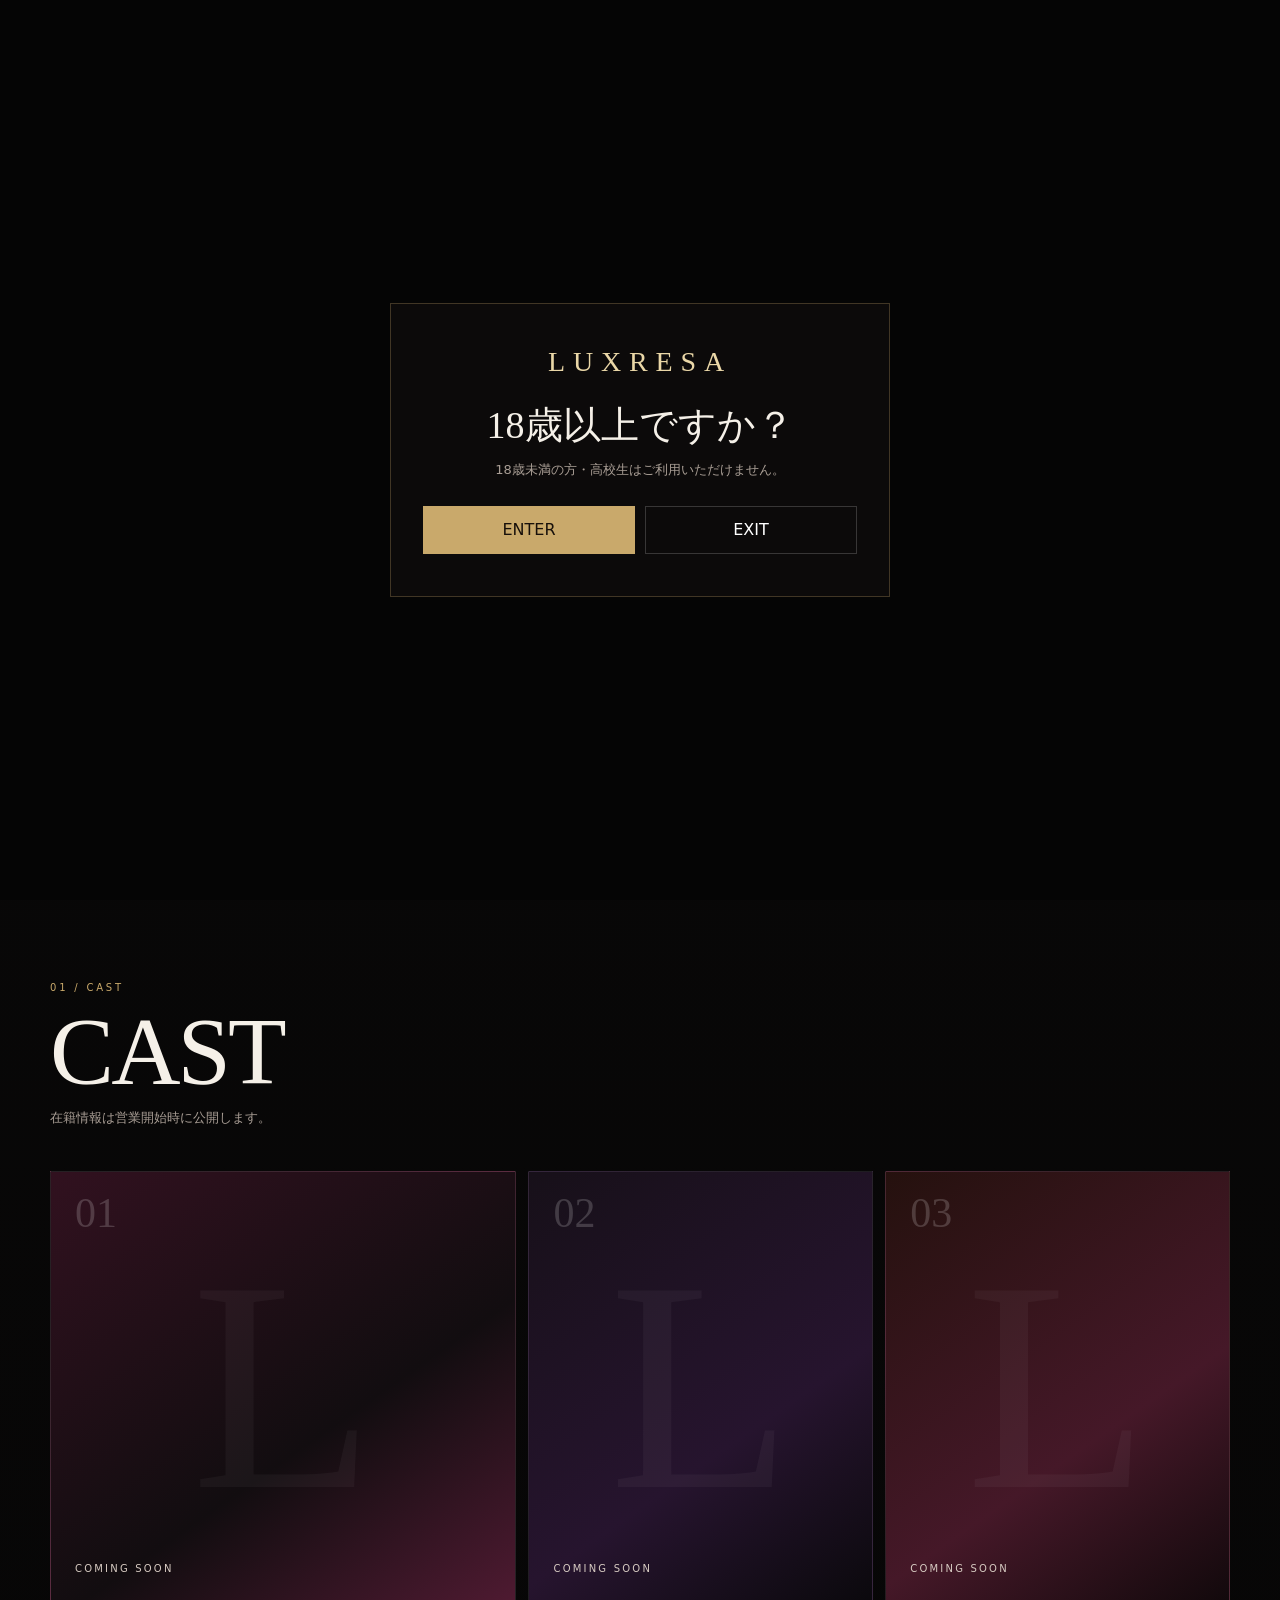
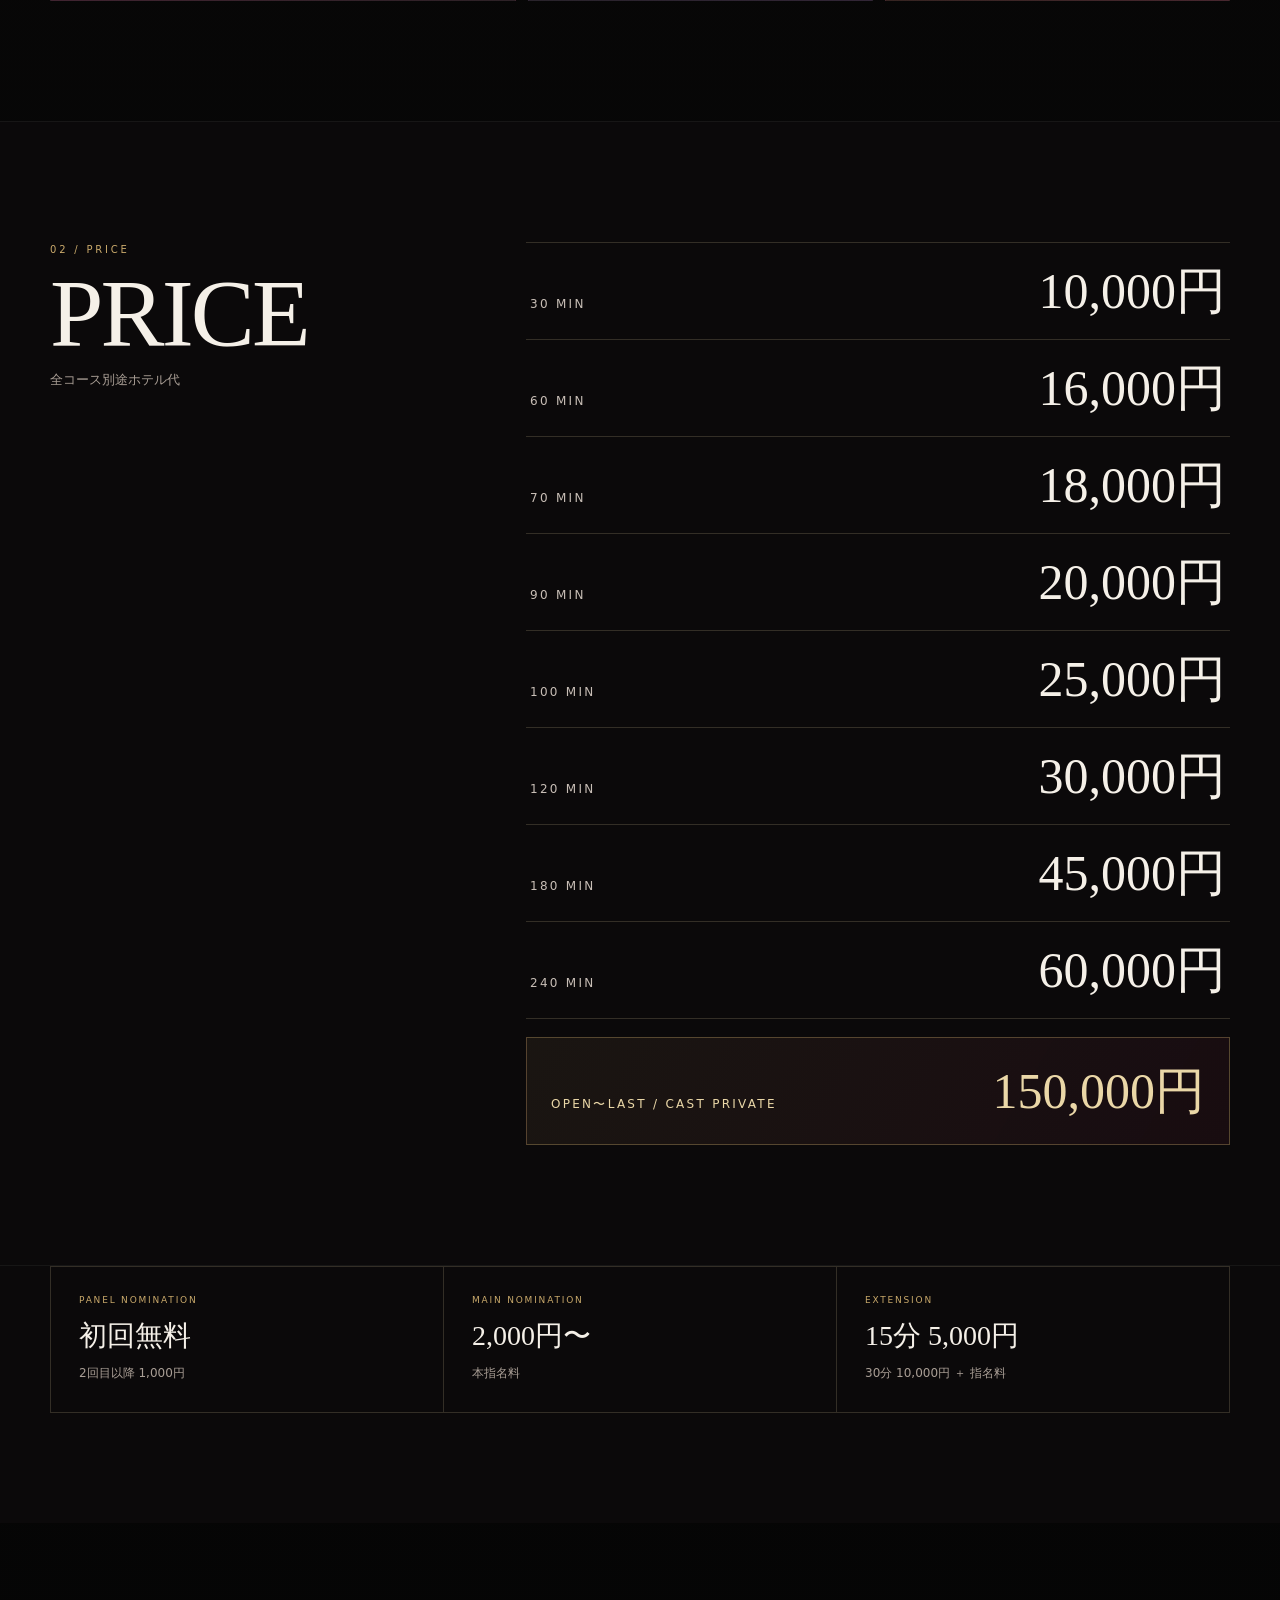
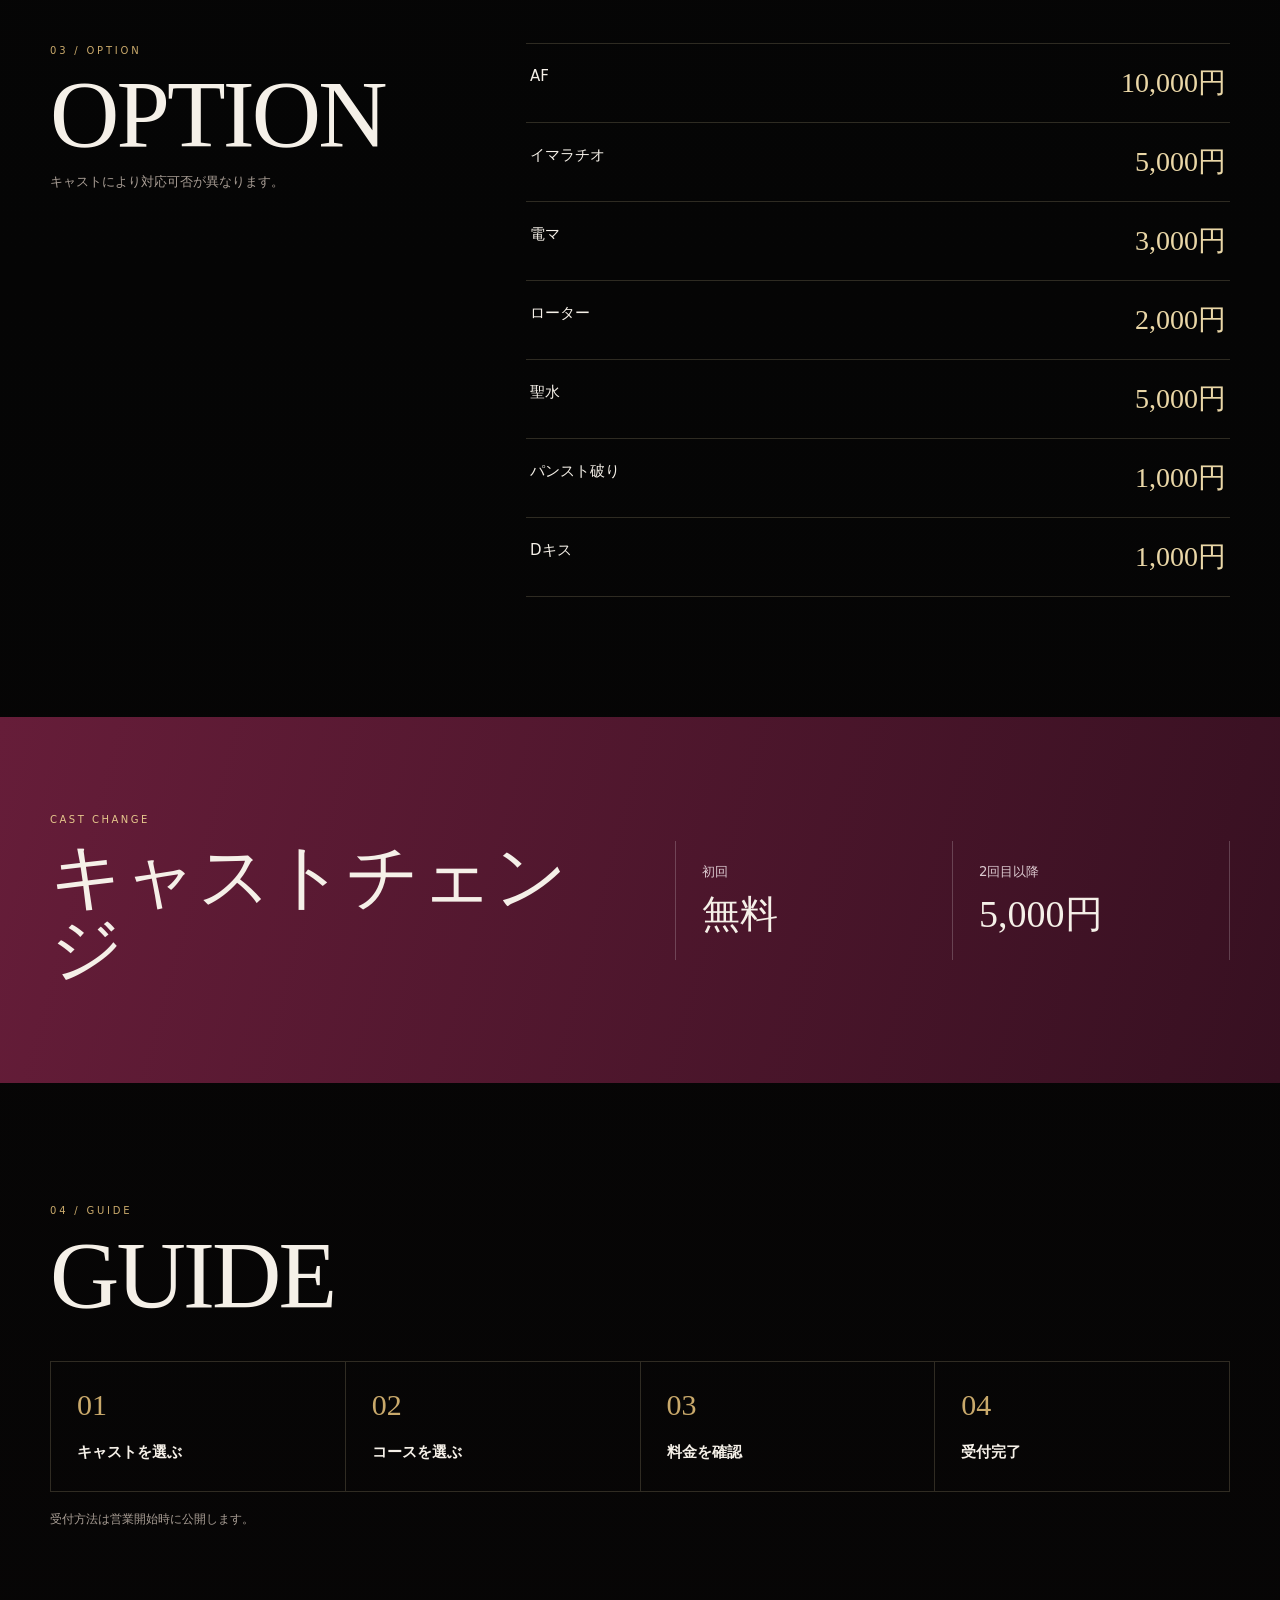
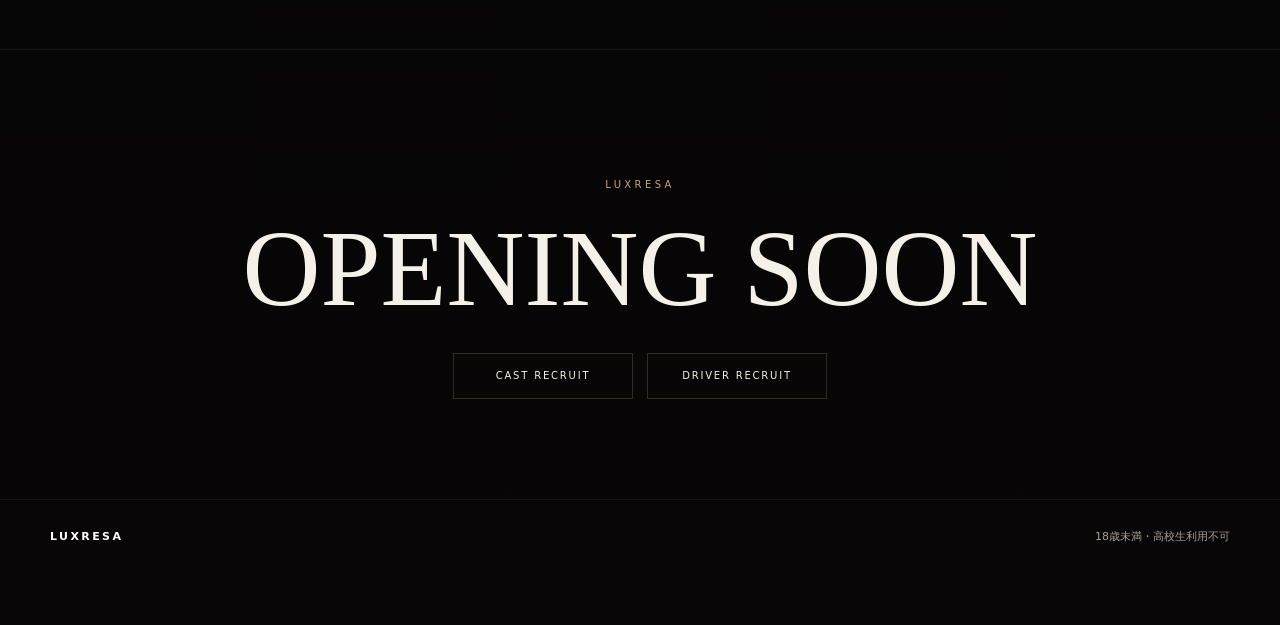
<file: index.html>
<!doctype html>
<html lang="ja">
<head>
  <meta charset="utf-8">
  <meta name="viewport" content="width=device-width,initial-scale=1">
  <meta name="robots" content="noindex,nofollow,noarchive,nosnippet">
  <meta name="theme-color" content="#070707">
  <meta name="description" content="LUXRESA（リュクレサ）。30分10,000円から。料金・オプション・ご利用案内。現在は開業準備中です。">
  <title>LUXRESA｜PRIVATE SERVICE</title>
  <link rel="stylesheet" href="styles.css">
</head>
<body class="lock">
  <div class="agegate" id="agegate" role="dialog" aria-modal="true" aria-labelledby="ageTitle">
    <div class="agebox">
      <div class="agebrand">LUXRESA</div>
      <h2 id="ageTitle">18歳以上ですか？</h2>
      <p>18歳未満の方・高校生はご利用いただけません。</p>
      <div class="ageactions" id="ageactions">
        <button class="agebtn enter" id="enter" type="button">ENTER</button>
        <button class="agebtn leave" id="leave" type="button">EXIT</button>
      </div>
      <div class="exitmsg" id="exitmsg">このページはご利用いただけません。</div>
    </div>
  </div>

  <div class="opening">OPENING SOON</div>

  <header class="header">
    <div class="shell nav">
      <a class="logo" href="#top">LUXRESA</a>
      <nav class="navlinks" id="navlinks">
        <a href="#cast">CAST</a>
        <a href="#price">PRICE</a>
        <a href="#option">OPTION</a>
        <a href="#guide">GUIDE</a>
        <a href="recruit.html">RECRUIT</a>
      </nav>
      <button class="menu" id="menu" type="button" aria-label="メニューを開く">MENU</button>
    </div>
  </header>

  <main id="top">
    <section class="hero">
      <div class="heroGlow glowA"></div>
      <div class="heroGlow glowB"></div>
      <div class="shell heroInner">
        <div class="heroCopy">
          <span class="kicker">PRIVATE SERVICE</span>
          <h1>LUXRESA</h1>
          <p class="catch">今夜を、上質に。</p>
          <div class="heroLine"></div>
          <div class="heroFacts">
            <div><small>START</small><b>30分 10,000円〜</b></div>
            <div><small>NOMINATION</small><b>初回指名無料</b></div>
            <div><small>STATUS</small><b>OPENING SOON</b></div>
          </div>
          <div class="heroActions">
            <a class="primaryAction" href="#cast">CAST</a>
            <a class="secondaryAction" href="#price">PRICE</a>
          </div>
        </div>

        <div class="heroStage" aria-hidden="true">
          <div class="stageMonogram">L</div>
          <div class="stageFrame"></div>
          <div class="stageCopy">
            <span>PRIVATE</span>
            <strong>LUXRESA</strong>
            <span>PREMIUM TIME</span>
          </div>
          <div class="stagePrice">
            <small>30 MIN</small>
            <b>¥10,000</b>
          </div>
        </div>
      </div>
    </section>

    <section class="castSection" id="cast">
      <div class="shell">
        <div class="sectionTitle">
          <span>01 / CAST</span>
          <h2>CAST</h2>
          <p>在籍情報は営業開始時に公開します。</p>
        </div>
        <div class="castGrid">
          <article class="castTile castA"><div class="castNo">01</div><div class="castState">COMING SOON</div></article>
          <article class="castTile castB"><div class="castNo">02</div><div class="castState">COMING SOON</div></article>
          <article class="castTile castC"><div class="castNo">03</div><div class="castState">COMING SOON</div></article>
        </div>
      </div>
    </section>

    <section class="priceSection" id="price">
      <div class="shell priceLayout">
        <div class="sectionTitle stickyTitle">
          <span>02 / PRICE</span>
          <h2>PRICE</h2>
          <p>全コース別途ホテル代</p>
        </div>
        <div class="priceList">
          <div class="priceRow"><span>30 MIN</span><b>10,000円</b></div>
          <div class="priceRow"><span>60 MIN</span><b>16,000円</b></div>
          <div class="priceRow"><span>70 MIN</span><b>18,000円</b></div>
          <div class="priceRow"><span>90 MIN</span><b>20,000円</b></div>
          <div class="priceRow"><span>100 MIN</span><b>25,000円</b></div>
          <div class="priceRow"><span>120 MIN</span><b>30,000円</b></div>
          <div class="priceRow"><span>180 MIN</span><b>45,000円</b></div>
          <div class="priceRow"><span>240 MIN</span><b>60,000円</b></div>
          <div class="priceRow private"><span>OPEN〜LAST / CAST PRIVATE</span><b>150,000円</b></div>
        </div>
      </div>
    </section>

    <section class="chargeSection">
      <div class="shell chargeGrid">
        <div class="chargeItem"><small>PANEL NOMINATION</small><b>初回無料</b><span>2回目以降 1,000円</span></div>
        <div class="chargeItem"><small>MAIN NOMINATION</small><b>2,000円〜</b><span>本指名料</span></div>
        <div class="chargeItem"><small>EXTENSION</small><b>15分 5,000円</b><span>30分 10,000円 ＋ 指名料</span></div>
      </div>
    </section>

    <section class="optionSection" id="option">
      <div class="shell optionLayout">
        <div class="sectionTitle">
          <span>03 / OPTION</span>
          <h2>OPTION</h2>
          <p>キャストにより対応可否が異なります。</p>
        </div>
        <div class="optionList">
          <div><span>AF</span><b>10,000円</b></div>
          <div><span>イマラチオ</span><b>5,000円</b></div>
          <div><span>電マ</span><b>3,000円</b></div>
          <div><span>ローター</span><b>2,000円</b></div>
          <div><span>聖水</span><b>5,000円</b></div>
          <div><span>パンスト破り</span><b>1,000円</b></div>
          <div><span>Dキス</span><b>1,000円</b></div>
        </div>
      </div>
    </section>

    <section class="changeSection">
      <div class="shell changeInner">
        <div><span class="changeLabel">CAST CHANGE</span><h2>キャストチェンジ</h2></div>
        <div class="changeValues"><p><small>初回</small><b>無料</b></p><p><small>2回目以降</small><b>5,000円</b></p></div>
      </div>
    </section>

    <section class="guideSection" id="guide">
      <div class="shell">
        <div class="sectionTitle">
          <span>04 / GUIDE</span>
          <h2>GUIDE</h2>
        </div>
        <div class="guideSteps">
          <div><span>01</span><b>キャストを選ぶ</b></div>
          <div><span>02</span><b>コースを選ぶ</b></div>
          <div><span>03</span><b>料金を確認</b></div>
          <div><span>04</span><b>受付完了</b></div>
        </div>
        <p class="guideNote">受付方法は営業開始時に公開します。</p>
      </div>
    </section>

    <section class="endSection">
      <div class="shell endInner">
        <span>LUXRESA</span>
        <h2>OPENING SOON</h2>
        <div class="endLinks"><a href="recruit.html">CAST RECRUIT</a><a href="driver.html">DRIVER RECRUIT</a></div>
      </div>
    </section>
  </main>

  <div class="mobileNav"><a href="#cast">CAST</a><a href="#price">PRICE</a><a href="#option">OPTION</a></div>

  <footer class="footer">
    <div class="shell footerInner"><b>LUXRESA</b><span>18歳未満・高校生利用不可</span></div>
  </footer>

<script>
const agegate=document.getElementById('agegate');
const enter=document.getElementById('enter');
const leave=document.getElementById('leave');
const ageactions=document.getElementById('ageactions');
const exitmsg=document.getElementById('exitmsg');
enter.addEventListener('click',()=>{agegate.hidden=true;document.body.classList.remove('lock')});
leave.addEventListener('click',()=>{ageactions.classList.add('hide');exitmsg.classList.add('show')});
const menu=document.getElementById('menu');
const navlinks=document.getElementById('navlinks');
menu.addEventListener('click',()=>navlinks.classList.toggle('open'));
navlinks.querySelectorAll('a').forEach(a=>a.addEventListener('click',()=>navlinks.classList.remove('open')));
</script>
</body>
</html>
</file>
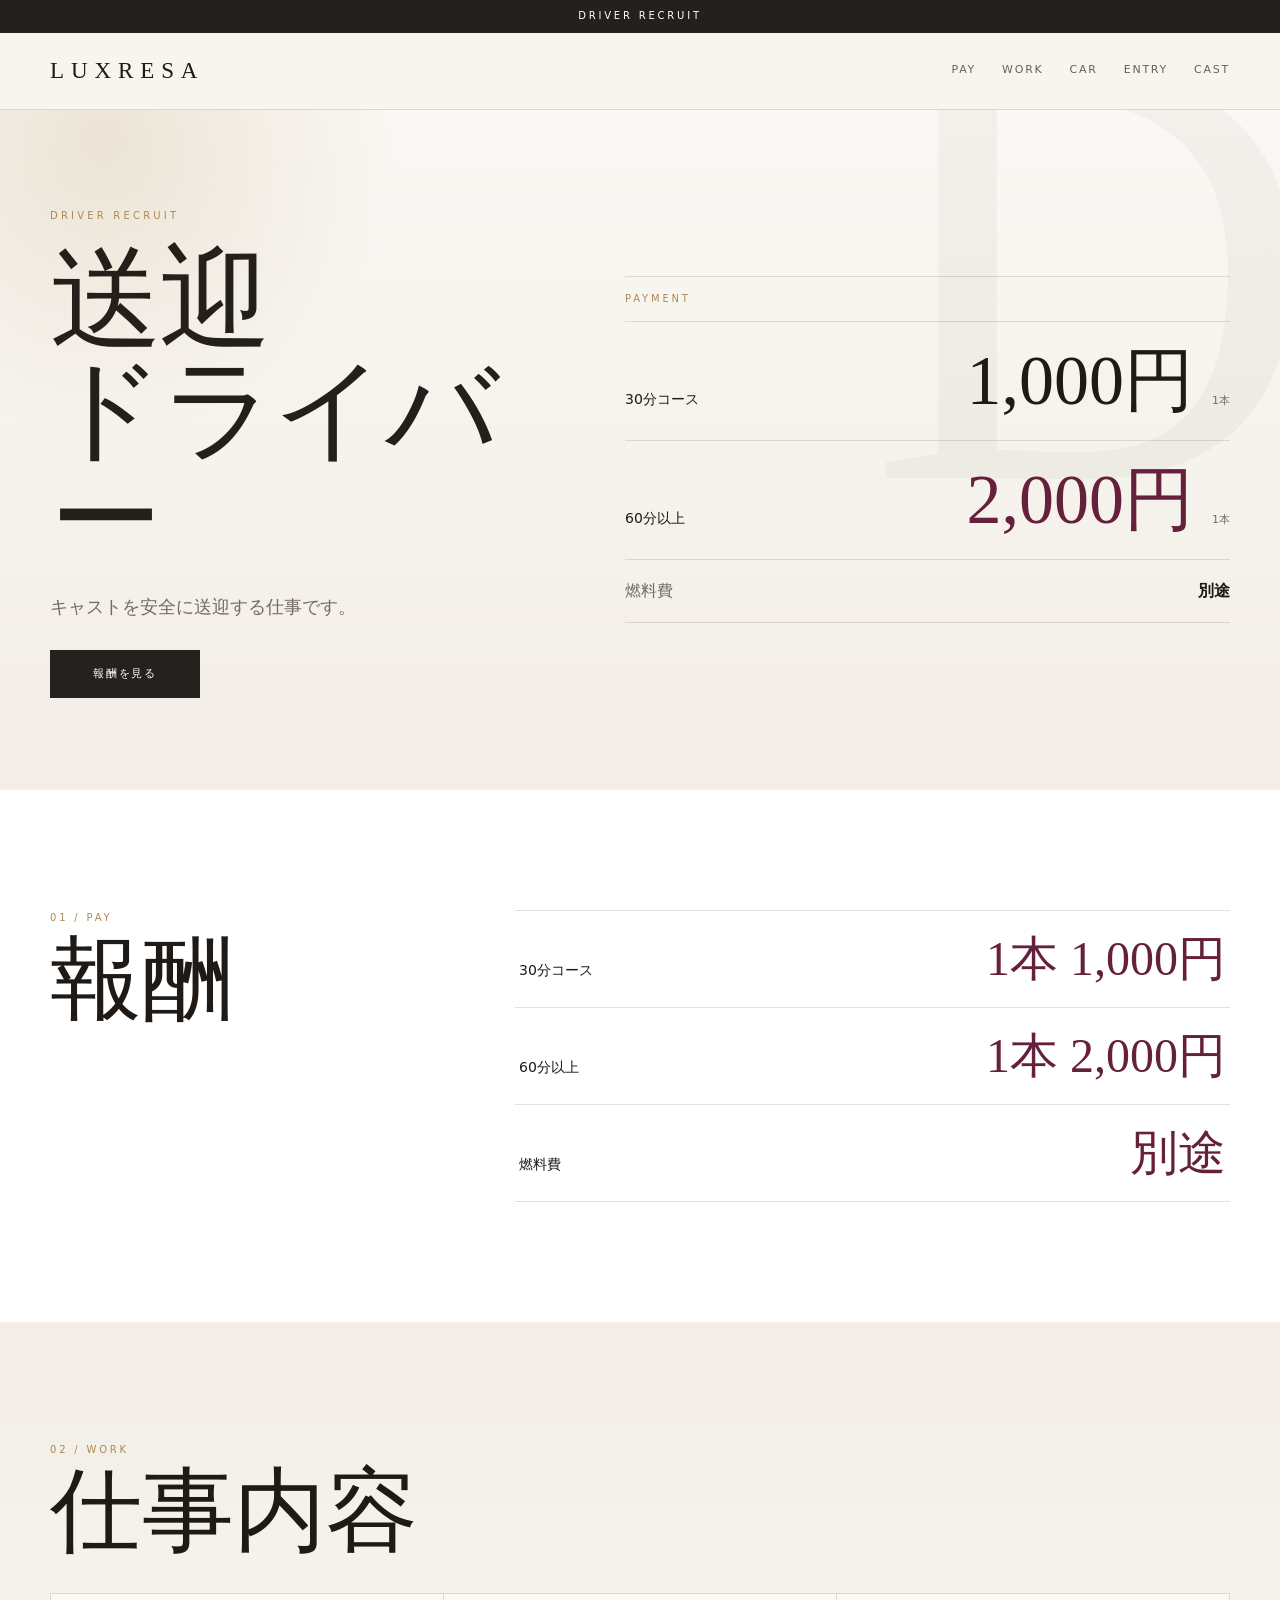
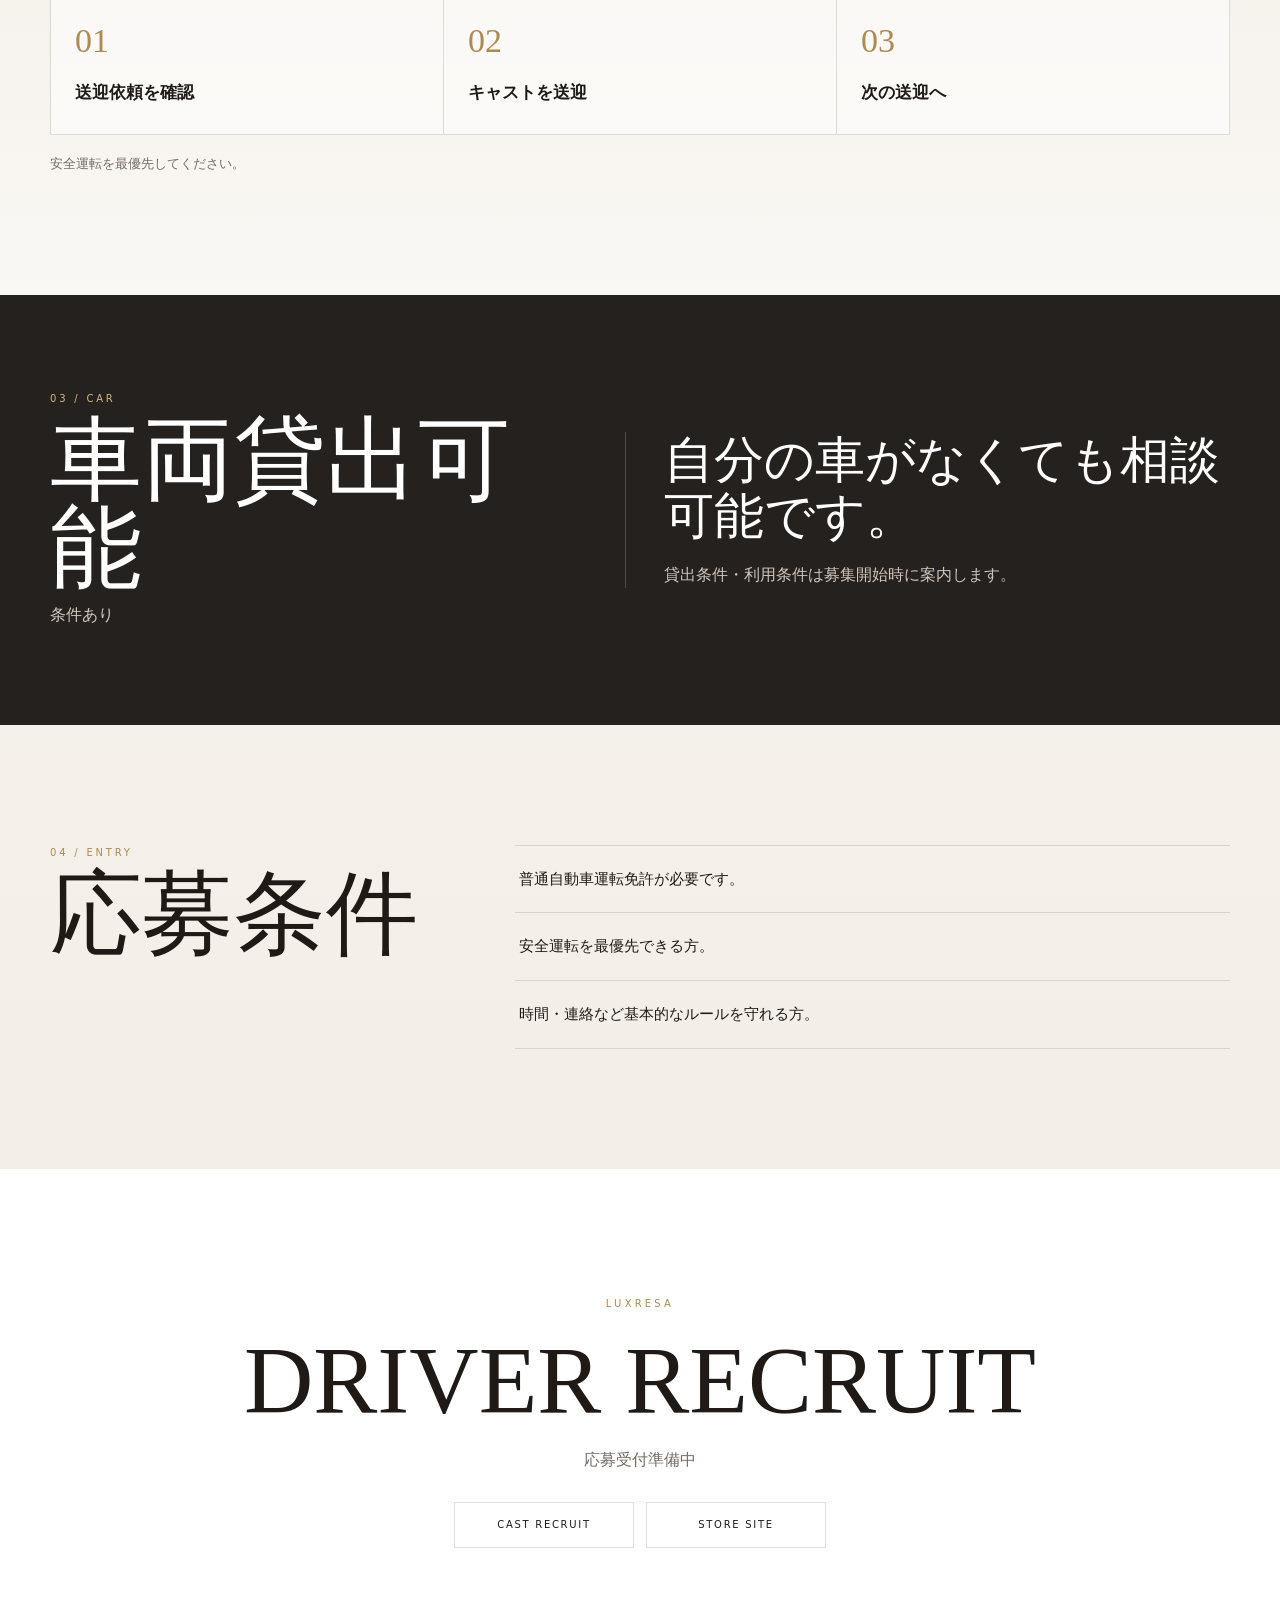
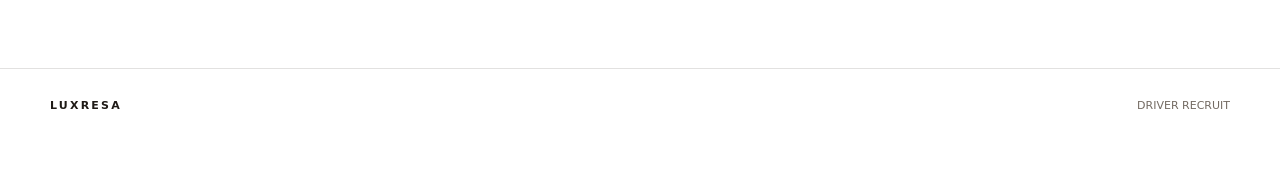
<file: driver.html>
<!doctype html>
<html lang="ja">
<head>
  <meta charset="utf-8">
  <meta name="viewport" content="width=device-width,initial-scale=1">
  <meta name="robots" content="noindex,nofollow,noarchive,nosnippet">
  <meta name="theme-color" content="#f7f4ee">
  <meta name="description" content="LUXRESA 送迎ドライバー募集。30分コース1本1,000円、60分以上1本2,000円。燃料費別、車両貸出可能（条件あり）。">
  <title>LUXRESA｜送迎ドライバー募集</title>
  <link rel="stylesheet" href="driver.css">
</head>
<body>
  <div class="driverTop">DRIVER RECRUIT</div>

  <header class="header">
    <div class="shell nav">
      <a class="logo" href="index.html">LUXRESA</a>
      <nav class="navlinks" id="navlinks"><a href="#pay">PAY</a><a href="#work">WORK</a><a href="#car">CAR</a><a href="#condition">ENTRY</a><a href="recruit.html">CAST</a></nav>
      <button class="menu" id="menu" type="button">MENU</button>
    </div>
  </header>

  <main>
    <section class="hero">
      <div class="shell heroGrid">
        <div class="heroCopy">
          <span class="kicker">DRIVER RECRUIT</span>
          <h1>送迎<br>ドライバー</h1>
          <p>キャストを安全に送迎する仕事です。</p>
          <a class="heroLink" href="#pay">報酬を見る</a>
        </div>
        <div class="payHero">
          <div class="payHeroHead">PAYMENT</div>
          <div class="payHeroRow"><span>30分コース</span><b>1,000円</b><small>1本</small></div>
          <div class="payHeroRow main"><span>60分以上</span><b>2,000円</b><small>1本</small></div>
          <div class="payHeroFoot"><span>燃料費</span><b>別途</b></div>
        </div>
      </div>
    </section>

    <section class="paySection" id="pay">
      <div class="shell payLayout">
        <div class="sectionTitle"><span>01 / PAY</span><h2>報酬</h2></div>
        <div class="payList">
          <div><span>30分コース</span><b>1本 1,000円</b></div>
          <div><span>60分以上</span><b>1本 2,000円</b></div>
          <div><span>燃料費</span><b>別途</b></div>
        </div>
      </div>
    </section>

    <section class="workSection" id="work">
      <div class="shell">
        <div class="sectionTitle"><span>02 / WORK</span><h2>仕事内容</h2></div>
        <div class="workSteps"><div><span>01</span><b>送迎依頼を確認</b></div><div><span>02</span><b>キャストを送迎</b></div><div><span>03</span><b>次の送迎へ</b></div></div>
        <p class="workNote">安全運転を最優先してください。</p>
      </div>
    </section>

    <section class="carSection" id="car">
      <div class="shell carLayout">
        <div><span>03 / CAR</span><h2>車両貸出可能</h2><p>条件あり</p></div>
        <div class="carText"><b>自分の車がなくても相談可能です。</b><span>貸出条件・利用条件は募集開始時に案内します。</span></div>
      </div>
    </section>

    <section class="conditionSection" id="condition">
      <div class="shell conditionLayout">
        <div class="sectionTitle"><span>04 / ENTRY</span><h2>応募条件</h2></div>
        <ul><li>普通自動車運転免許が必要です。</li><li>安全運転を最優先できる方。</li><li>時間・連絡など基本的なルールを守れる方。</li></ul>
      </div>
    </section>

    <section class="endSection"><div class="shell"><span>LUXRESA</span><h2>DRIVER RECRUIT</h2><p>応募受付準備中</p><div class="endLinks"><a href="recruit.html">CAST RECRUIT</a><a href="index.html">STORE SITE</a></div></div></section>
  </main>

  <footer class="footer"><div class="shell footerInner"><b>LUXRESA</b><span>DRIVER RECRUIT</span></div></footer>

<script>const menu=document.getElementById('menu');const navlinks=document.getElementById('navlinks');menu.addEventListener('click',()=>navlinks.classList.toggle('open'));</script>
</body>
</html>
</file>
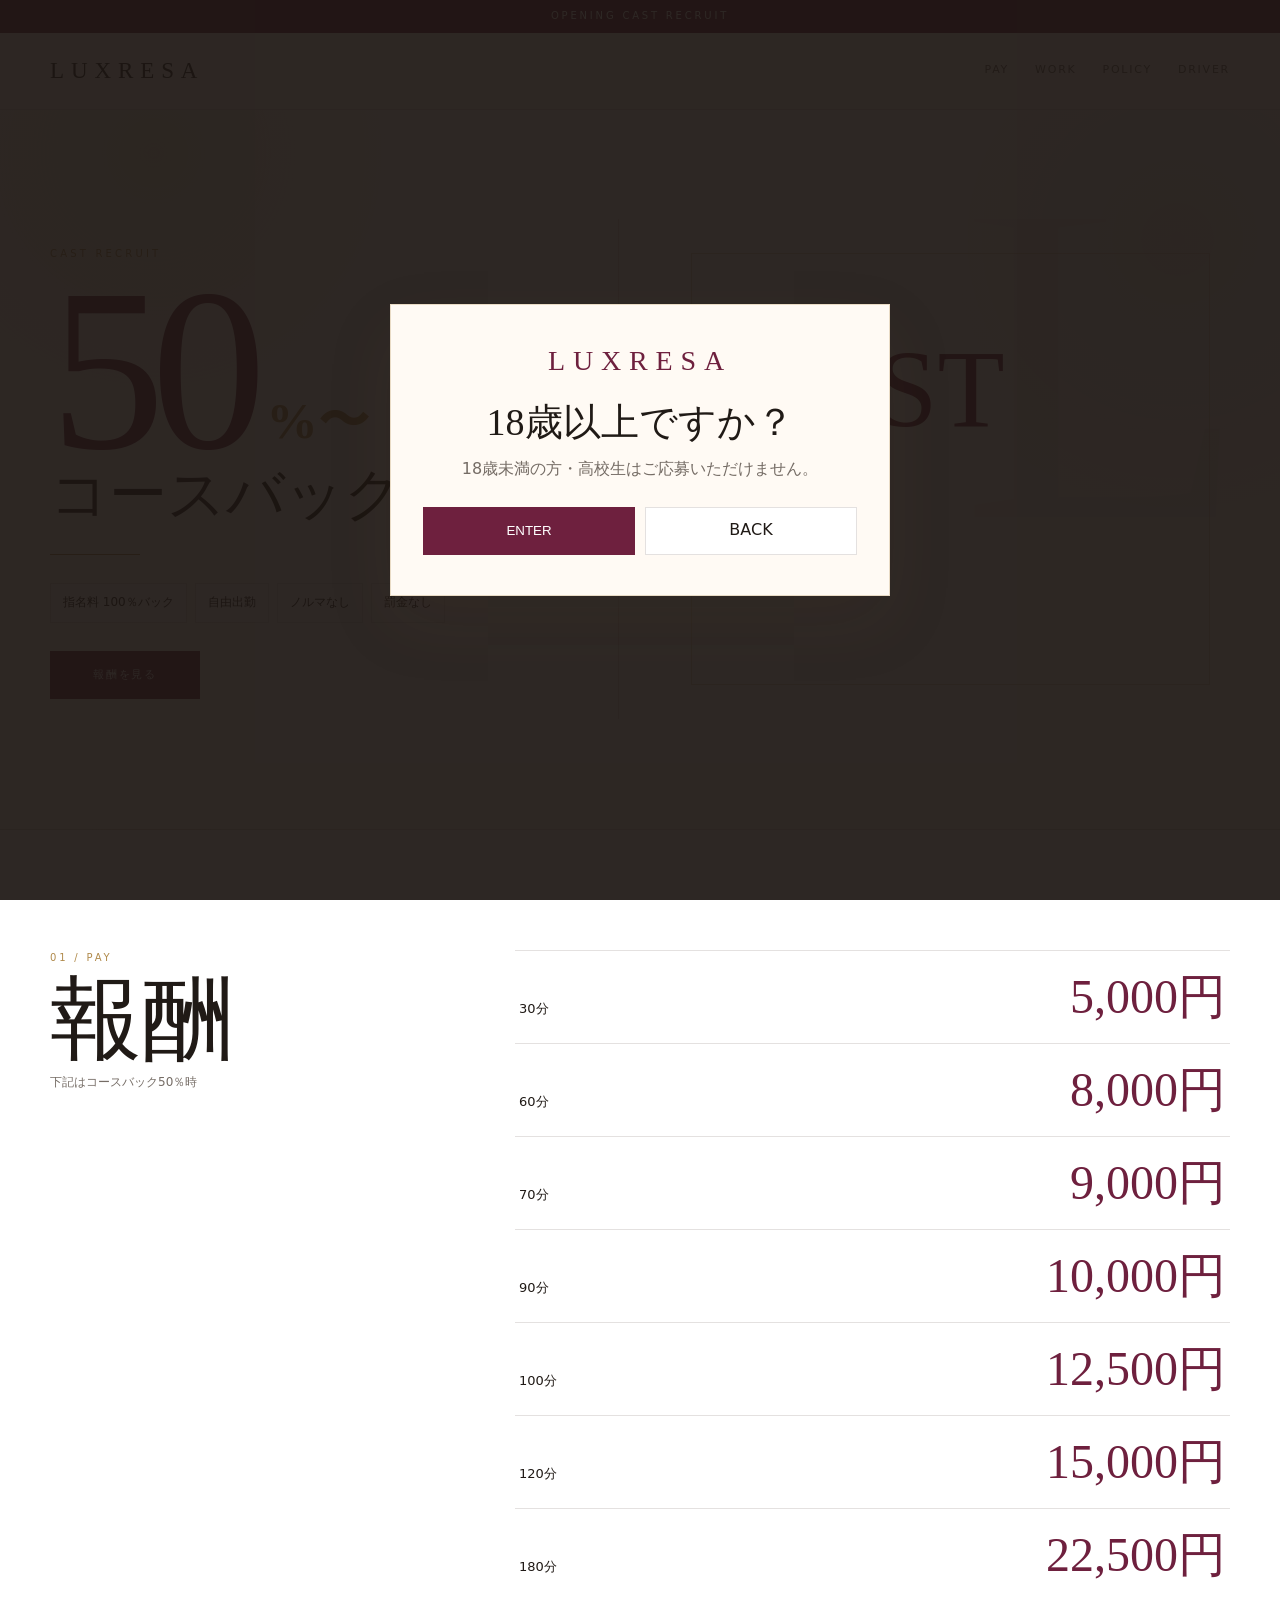
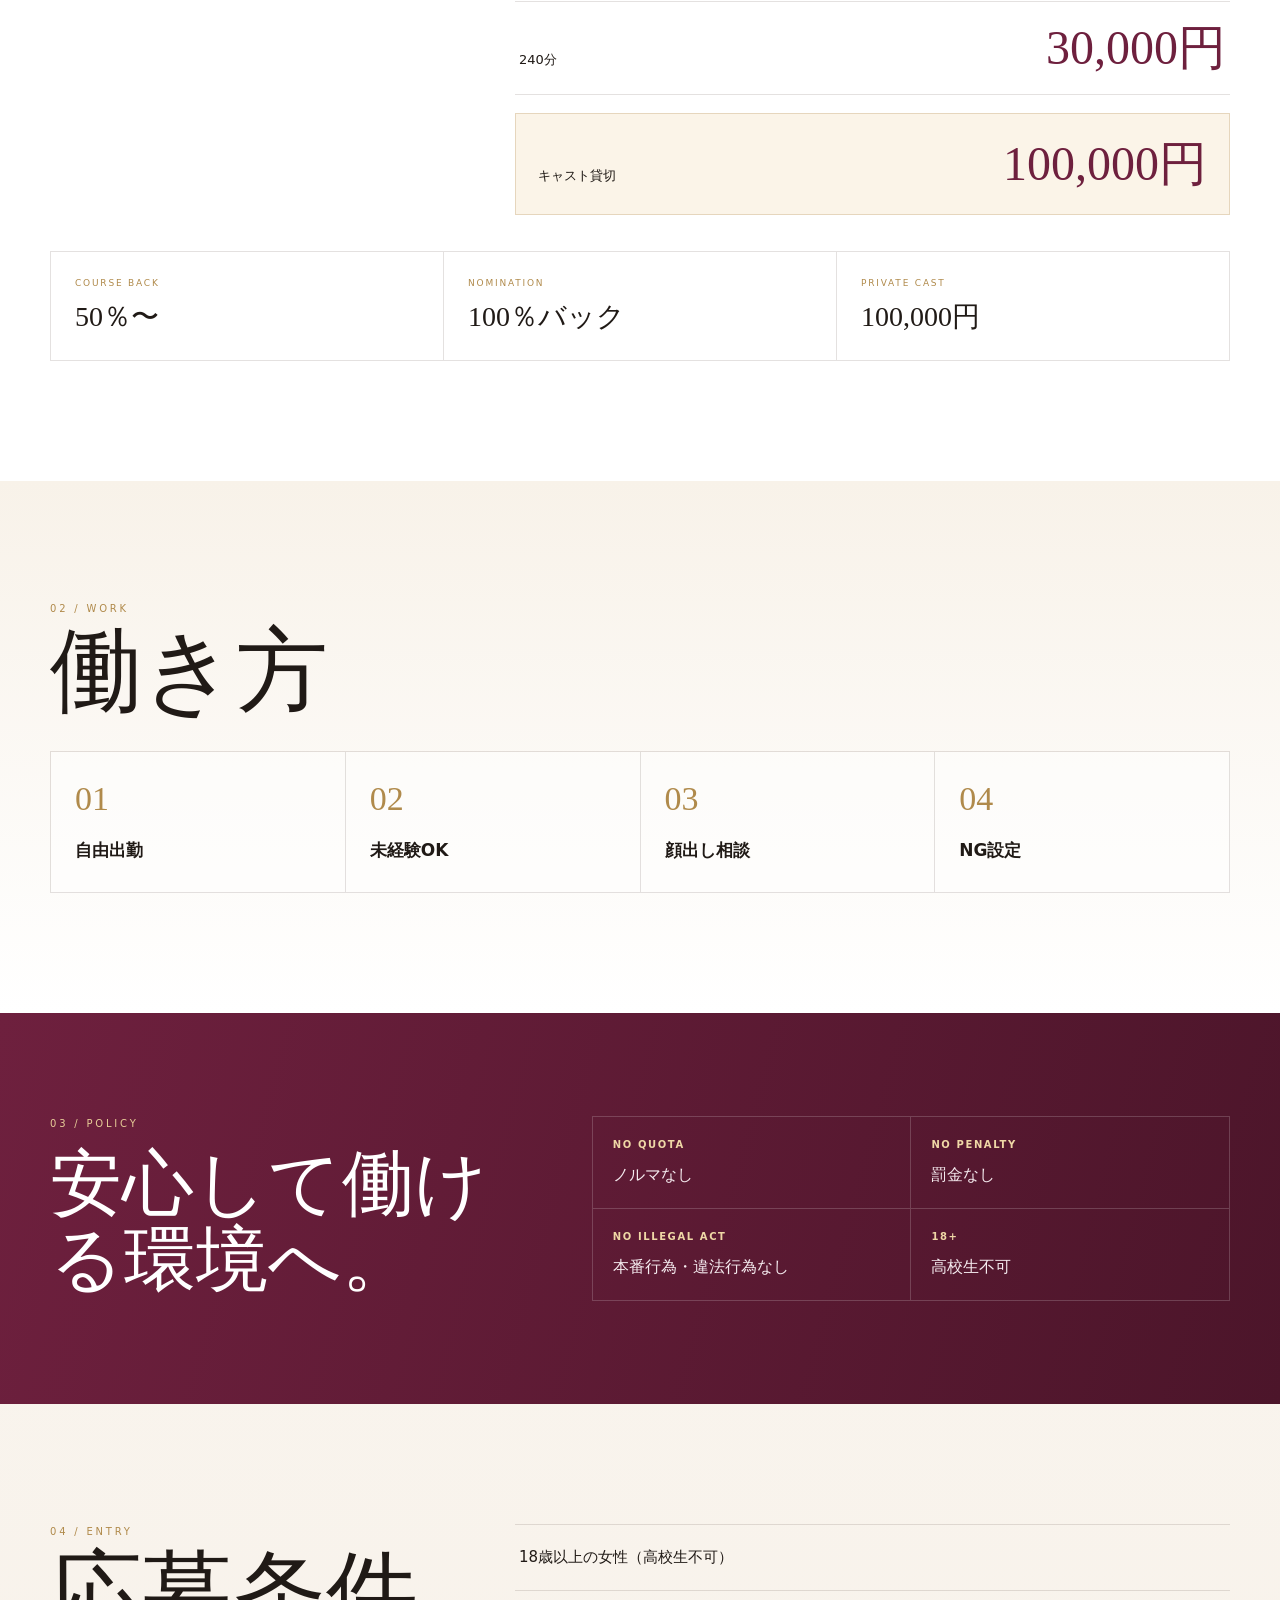
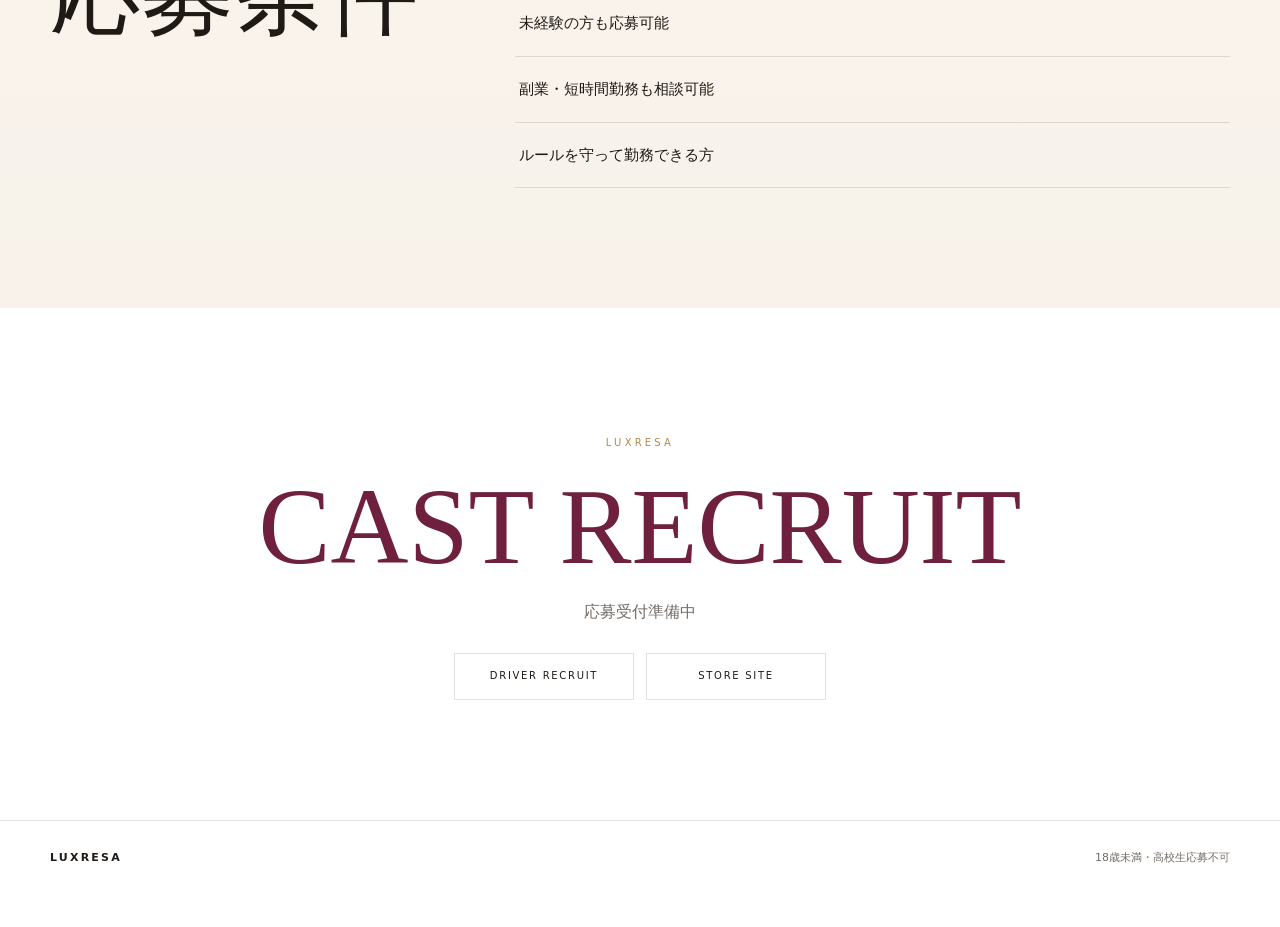
<file: recruit.html>
<!doctype html>
<html lang="ja">
<head>
  <meta charset="utf-8">
  <meta name="viewport" content="width=device-width,initial-scale=1">
  <meta name="robots" content="noindex,nofollow,noarchive,nosnippet">
  <meta name="theme-color" content="#fbf8f2">
  <meta name="description" content="LUXRESA キャスト募集。コースバック50％〜、指名料100％バック。自由出勤、ノルマ・罰金なし。">
  <title>LUXRESA｜CAST RECRUIT</title>
  <link rel="stylesheet" href="recruit.css">
</head>
<body class="lock">
  <div class="agegate" id="agegate" role="dialog" aria-modal="true" aria-labelledby="ageTitle">
    <div class="agebox">
      <div class="agebrand">LUXRESA</div>
      <h2 id="ageTitle">18歳以上ですか？</h2>
      <p>18歳未満の方・高校生はご応募いただけません。</p>
      <div class="ageactions"><button id="enter" type="button">ENTER</button><a href="index.html">BACK</a></div>
    </div>
  </div>

  <div class="recruitTop">OPENING CAST RECRUIT</div>

  <header class="header">
    <div class="shell nav">
      <a class="logo" href="index.html">LUXRESA</a>
      <nav class="navlinks" id="navlinks"><a href="#pay">PAY</a><a href="#work">WORK</a><a href="#policy">POLICY</a><a href="driver.html">DRIVER</a></nav>
      <button class="menu" id="menu" type="button">MENU</button>
    </div>
  </header>

  <main>
    <section class="hero">
      <div class="shell heroGrid">
        <div class="heroCopy">
          <span class="kicker">CAST RECRUIT</span>
          <h1><b>50</b><small>%〜</small></h1>
          <p>コースバック</p>
          <div class="heroRule"></div>
          <div class="heroPoints"><span>指名料 100％バック</span><span>自由出勤</span><span>ノルマなし</span><span>罰金なし</span></div>
          <a class="entryLink" href="#pay">報酬を見る</a>
        </div>
        <div class="heroVisual" aria-hidden="true"><div class="visualL">L</div><div class="visualFrame"></div><div class="visualText"><span>LUXRESA</span><b>CAST</b><small>RECRUIT</small></div></div>
      </div>
    </section>

    <section class="paySection" id="pay">
      <div class="shell payLayout">
        <div class="sectionTitle"><span>01 / PAY</span><h2>報酬</h2><p>下記はコースバック50％時</p></div>
        <div class="payList">
          <div><span>30分</span><b>5,000円</b></div>
          <div><span>60分</span><b>8,000円</b></div>
          <div><span>70分</span><b>9,000円</b></div>
          <div><span>90分</span><b>10,000円</b></div>
          <div><span>100分</span><b>12,500円</b></div>
          <div><span>120分</span><b>15,000円</b></div>
          <div><span>180分</span><b>22,500円</b></div>
          <div><span>240分</span><b>30,000円</b></div>
          <div class="private"><span>キャスト貸切</span><b>100,000円</b></div>
        </div>
      </div>
      <div class="shell payExtras"><div><small>COURSE BACK</small><b>50％〜</b></div><div><small>NOMINATION</small><b>100％バック</b></div><div><small>PRIVATE CAST</small><b>100,000円</b></div></div>
    </section>

    <section class="workSection" id="work">
      <div class="shell">
        <div class="sectionTitle"><span>02 / WORK</span><h2>働き方</h2></div>
        <div class="workGrid"><div><span>01</span><b>自由出勤</b></div><div><span>02</span><b>未経験OK</b></div><div><span>03</span><b>顔出し相談</b></div><div><span>04</span><b>NG設定</b></div></div>
      </div>
    </section>

    <section class="policySection" id="policy">
      <div class="shell policyInner">
        <div><span>03 / POLICY</span><h2>安心して働ける環境へ。</h2></div>
        <div class="policyList"><p><b>NO QUOTA</b><span>ノルマなし</span></p><p><b>NO PENALTY</b><span>罰金なし</span></p><p><b>NO ILLEGAL ACT</b><span>本番行為・違法行為なし</span></p><p><b>18+</b><span>高校生不可</span></p></div>
      </div>
    </section>

    <section class="conditionSection">
      <div class="shell conditionLayout">
        <div class="sectionTitle"><span>04 / ENTRY</span><h2>応募条件</h2></div>
        <ul><li>18歳以上の女性（高校生不可）</li><li>未経験の方も応募可能</li><li>副業・短時間勤務も相談可能</li><li>ルールを守って勤務できる方</li></ul>
      </div>
    </section>

    <section class="endSection"><div class="shell"><span>LUXRESA</span><h2>CAST RECRUIT</h2><p>応募受付準備中</p><div class="endLinks"><a href="driver.html">DRIVER RECRUIT</a><a href="index.html">STORE SITE</a></div></div></section>
  </main>

  <footer class="footer"><div class="shell footerInner"><b>LUXRESA</b><span>18歳未満・高校生応募不可</span></div></footer>

<script>
const agegate=document.getElementById('agegate');document.getElementById('enter').addEventListener('click',()=>{agegate.hidden=true;document.body.classList.remove('lock')});const menu=document.getElementById('menu');const navlinks=document.getElementById('navlinks');menu.addEventListener('click',()=>navlinks.classList.toggle('open'));
</script>
</body>
</html>
</file>
<file: styles.css>
:root{--bg:#070707;--bg2:#0e0b0d;--text:#f5f0e8;--muted:#a99e95;--gold:#c9a96b;--gold2:#ead7a7;--wine:#5f1932;--wine2:#8a2c50;--line:rgba(234,215,167,.18);--soft:rgba(255,255,255,.045);--shadow:0 28px 70px rgba(0,0,0,.42)}*{box-sizing:border-box}html{scroll-behavior:smooth}body{margin:0;background:linear-gradient(180deg,#090808,#050505 64%,#080606);color:var(--text);font-family:"Yu Gothic",system-ui,-apple-system,sans-serif;line-height:1.65}body.lock{overflow:hidden}a{color:inherit;text-decoration:none}button{font:inherit}.shell{width:min(1180px,calc(100% - 36px));margin:auto}.opening{text-align:center;padding:8px 10px;background:#6e1e3b;color:#fff;font-size:10px;letter-spacing:.26em}.header{position:sticky;top:0;z-index:40;background:rgba(7,7,7,.84);backdrop-filter:blur(16px);border-bottom:1px solid rgba(255,255,255,.07)}.nav{min-height:76px;display:flex;align-items:center;justify-content:space-between;gap:20px}.logo{font:500 23px/1 Georgia,serif;letter-spacing:.30em}.navlinks{display:flex;gap:26px;font-size:11px;letter-spacing:.16em;color:#c8bdb5}.navlinks a{position:relative;padding:28px 0}.navlinks a:after{content:"";position:absolute;left:0;right:100%;bottom:19px;height:1px;background:var(--gold);transition:.25s}.navlinks a:hover{color:#fff}.navlinks a:hover:after{right:0}.menu{display:none;border:0;background:transparent;color:#fff;font-size:11px;letter-spacing:.18em}.hero{position:relative;min-height:760px;display:flex;align-items:center;overflow:hidden;border-bottom:1px solid rgba(255,255,255,.06)}.hero:before{content:"";position:absolute;inset:0;background:linear-gradient(90deg,rgba(0,0,0,.16),transparent 42%),repeating-linear-gradient(90deg,transparent 0 129px,rgba(255,255,255,.025) 130px)}.heroGlow{position:absolute;border-radius:50%;filter:blur(90px);pointer-events:none}.glowA{width:460px;height:460px;background:rgba(95,25,50,.38);right:3%;top:6%}.glowB{width:300px;height:300px;background:rgba(201,169,107,.16);left:-80px;bottom:-40px}.heroInner{position:relative;display:grid;grid-template-columns:.92fr 1.08fr;gap:72px;align-items:center}.kicker{display:block;font-size:10px;letter-spacing:.34em;color:var(--gold)}.heroCopy h1{font:500 clamp(82px,12vw,154px)/.82 Georgia,"Times New Roman",serif;letter-spacing:-.045em;margin:22px 0 14px}.catch{font:500 clamp(35px,5vw,62px)/1.16 "Yu Mincho",Georgia,serif;margin:0;color:#f9f5ef}.heroLine{width:96px;height:1px;background:var(--gold);margin:30px 0}.heroFacts{display:grid;grid-template-columns:repeat(3,1fr);gap:20px;max-width:650px}.heroFacts small{display:block;font-size:9px;letter-spacing:.18em;color:var(--muted)}.heroFacts b{display:block;margin-top:5px;font-size:14px;font-weight:600}.heroActions{display:flex;gap:12px;margin-top:34px}.primaryAction,.secondaryAction{min-width:138px;min-height:48px;display:flex;align-items:center;justify-content:center;font-size:11px;letter-spacing:.18em}.primaryAction{background:var(--gold);color:#18110a}.secondaryAction{border:1px solid rgba(255,255,255,.22)}.heroStage{position:relative;min-height:550px;border-left:1px solid var(--line);overflow:hidden}.stageFrame{position:absolute;inset:38px 26px 38px 64px;border:1px solid var(--line)}.stageMonogram{position:absolute;right:-26px;top:-70px;font:500 500px/.9 Georgia,serif;color:rgba(234,215,167,.055)}.stageCopy{position:absolute;left:95px;top:84px}.stageCopy span{display:block;font-size:10px;letter-spacing:.34em;color:var(--gold)}.stageCopy strong{display:block;font:500 clamp(46px,7vw,88px)/1 Georgia,serif;letter-spacing:.04em;margin:14px 0}.stagePrice{position:absolute;right:64px;bottom:78px;text-align:right}.stagePrice small{display:block;font-size:10px;letter-spacing:.25em;color:var(--muted)}.stagePrice b{display:block;font:500 clamp(50px,7vw,86px)/1 Georgia,serif;color:var(--gold2);margin-top:8px}.sectionTitle span{display:block;font-size:10px;letter-spacing:.28em;color:var(--gold)}.sectionTitle h2{font:500 clamp(54px,8vw,96px)/.95 Georgia,serif;letter-spacing:-.03em;margin:10px 0}.sectionTitle p{margin:0;color:var(--muted);font-size:13px}.castSection{padding:110px 0 120px}.castGrid{display:grid;grid-template-columns:1.15fr .85fr .85fr;gap:12px;margin-top:42px}.castTile{position:relative;min-height:430px;overflow:hidden;border:1px solid rgba(255,255,255,.08);background:#111}.castTile:before{content:"L";position:absolute;left:50%;top:50%;transform:translate(-50%,-50%);font:500 300px/1 Georgia,serif;color:rgba(255,255,255,.04)}.castA{background:linear-gradient(145deg,#31111f,#120d10 60%,#4e1a31)}.castB{background:linear-gradient(145deg,#171019,#26142e 62%,#0b090d)}.castC{background:linear-gradient(145deg,#25110e,#451828 62%,#12090c)}.castNo{position:absolute;left:24px;top:20px;font:500 42px/1 Georgia,serif;color:rgba(255,255,255,.18)}.castState{position:absolute;left:24px;bottom:22px;font-size:10px;letter-spacing:.22em;color:#d7cbc2}.priceSection{padding:120px 0;background:#0b090a;border-top:1px solid rgba(255,255,255,.05);border-bottom:1px solid rgba(255,255,255,.05)}.priceLayout{display:grid;grid-template-columns:.72fr 1.28fr;gap:80px}.stickyTitle{position:sticky;top:120px;align-self:start}.priceList{border-top:1px solid var(--line)}.priceRow{display:flex;justify-content:space-between;gap:24px;align-items:baseline;padding:23px 4px;border-bottom:1px solid var(--line)}.priceRow span{font-size:12px;letter-spacing:.19em;color:#c8beb6}.priceRow b{font:500 clamp(32px,4vw,50px)/1 Georgia,serif}.priceRow.private{margin-top:18px;padding:28px 24px;border:1px solid rgba(201,169,107,.34);background:linear-gradient(120deg,rgba(201,169,107,.08),rgba(95,25,50,.16))}.priceRow.private span{color:var(--gold2)}.priceRow.private b{color:var(--gold2)}.chargeSection{padding:0 0 110px;background:#0b090a}.chargeGrid{display:grid;grid-template-columns:repeat(3,1fr);border-left:1px solid var(--line);border-top:1px solid var(--line)}.chargeItem{padding:26px 28px;border-right:1px solid var(--line);border-bottom:1px solid var(--line)}.chargeItem small{display:block;font-size:9px;letter-spacing:.2em;color:var(--gold)}.chargeItem b{display:block;font:500 28px Georgia,serif;margin:10px 0 4px}.chargeItem span{color:var(--muted);font-size:12px}.optionSection{padding:120px 0}.optionLayout{display:grid;grid-template-columns:.72fr 1.28fr;gap:80px}.optionList{border-top:1px solid var(--line)}.optionList>div{display:flex;justify-content:space-between;gap:20px;padding:20px 4px;border-bottom:1px solid var(--line)}.optionList span{font-size:15px}.optionList b{font:500 28px Georgia,serif;color:var(--gold2)}.changeSection{padding:88px 0;background:linear-gradient(105deg,#661d39,#371021)}.changeInner{display:grid;grid-template-columns:1fr 1fr;gap:70px;align-items:center}.changeLabel{font-size:10px;letter-spacing:.25em;color:#e6c88d}.changeInner h2{font:500 clamp(42px,6vw,72px)/1 Georgia,"Yu Mincho",serif;margin:10px 0}.changeValues{display:grid;grid-template-columns:1fr 1fr;border-left:1px solid rgba(255,255,255,.2)}.changeValues p{margin:0;padding:20px 26px;border-right:1px solid rgba(255,255,255,.2)}.changeValues small{display:block;color:#dbc9cf}.changeValues b{display:block;font:500 38px Georgia,serif;margin-top:6px}.guideSection{padding:120px 0}.guideSteps{display:grid;grid-template-columns:repeat(4,1fr);margin-top:40px;border-top:1px solid var(--line);border-left:1px solid var(--line)}.guideSteps>div{padding:26px;border-right:1px solid var(--line);border-bottom:1px solid var(--line)}.guideSteps span{display:block;font:500 30px Georgia,serif;color:var(--gold)}.guideSteps b{display:block;margin-top:18px;font-size:15px}.guideNote{margin:18px 0 0;color:var(--muted);font-size:12px}.endSection{padding:120px 0 100px;border-top:1px solid rgba(255,255,255,.06);text-align:center}.endInner>span{font-size:10px;letter-spacing:.34em;color:var(--gold)}.endInner h2{font:500 clamp(58px,9vw,108px)/1 Georgia,serif;margin:18px 0 30px}.endLinks{display:flex;justify-content:center;gap:14px}.endLinks a{min-width:180px;padding:14px 18px;border:1px solid var(--line);font-size:10px;letter-spacing:.18em}.footer{padding:28px 0 78px;border-top:1px solid rgba(255,255,255,.06);color:var(--muted);font-size:11px}.footerInner{display:flex;justify-content:space-between;gap:20px}.footerInner b{color:#fff;letter-spacing:.22em}.mobileNav{display:none}.agegate{position:fixed;inset:0;z-index:100;background:#050505;display:grid;place-items:center;padding:18px}.agegate[hidden]{display:none}.agebox{width:min(500px,100%);padding:42px 32px;text-align:center;border:1px solid rgba(201,169,107,.28);background:#0c0a0a}.agebrand{font:500 28px Georgia,serif;letter-spacing:.28em;color:var(--gold2)}.agebox h2{font:500 38px Georgia,"Yu Mincho",serif;margin:22px 0 8px}.agebox p{margin:0;color:var(--muted);font-size:13px}.ageactions{display:grid;grid-template-columns:1fr 1fr;gap:10px;margin-top:26px}.ageactions.hide{display:none}.agebtn{min-height:48px;cursor:pointer}.agebtn.enter{border:0;background:var(--gold);color:#17100a}.agebtn.leave{border:1px solid rgba(255,255,255,.18);background:transparent;color:#fff}.exitmsg{display:none;margin-top:20px;color:var(--muted)}.exitmsg.show{display:block}@media(max-width:980px){.hero{min-height:auto;padding:90px 0}.heroInner,.priceLayout,.optionLayout,.changeInner{grid-template-columns:1fr}.heroStage{min-height:460px;border-left:0;border-top:1px solid var(--line);margin-top:20px}.castGrid{grid-template-columns:1fr 1fr}.castA{grid-column:1/-1}.stickyTitle{position:static}.navlinks{display:none;position:absolute;left:18px;right:18px;top:76px;flex-direction:column;background:#0a0909;border:1px solid var(--line);padding:18px}.navlinks.open{display:flex}.navlinks a{padding:8px 0}.navlinks a:after{display:none}.menu{display:block}.guideSteps{grid-template-columns:1fr 1fr}.chargeGrid{grid-template-columns:1fr}.changeValues{border-left:0}.optionLayout,.priceLayout{gap:40px}}@media(max-width:640px){.shell{width:min(100% - 22px,1180px)}.hero{padding-top:68px}.heroCopy h1{font-size:62px}.catch{font-size:30px}.heroFacts{grid-template-columns:1fr}.heroStage{min-height:360px}.stageFrame{inset:24px}.stageCopy{left:46px;top:54px}.stagePrice{right:40px;bottom:54px}.castGrid{grid-template-columns:1fr}.castA{grid-column:auto}.castTile{min-height:340px}.priceSection,.optionSection,.guideSection,.castSection{padding:84px 0}.sectionTitle h2{font-size:58px}.priceRow{padding:20px 0}.priceRow b{font-size:34px}.priceRow.private{display:block}.priceRow.private b{display:block;margin-top:12px}.changeValues{grid-template-columns:1fr}.changeValues p{border-right:0;border-top:1px solid rgba(255,255,255,.2);padding-left:0}.guideSteps{grid-template-columns:1fr}.endLinks{flex-direction:column}.endLinks a{width:100%}.footerInner{display:block}.mobileNav{position:fixed;left:10px;right:10px;bottom:10px;z-index:50;display:grid;grid-template-columns:repeat(3,1fr);background:rgba(7,7,7,.94);border:1px solid rgba(255,255,255,.12);backdrop-filter:blur(12px)}.mobileNav a{display:flex;align-items:center;justify-content:center;min-height:46px;font-size:10px;letter-spacing:.14em;border-right:1px solid rgba(255,255,255,.08)}.mobileNav a:last-child{border-right:0}.ageactions{grid-template-columns:1fr}}
</file>
<file: driver.css>
:root{--paper:#f7f4ee;--paper2:#eee8df;--text:#1f1a16;--muted:#746b63;--wine:#65203b;--gold:#ad8a51;--line:rgba(54,43,35,.14);--shadow:0 24px 60px rgba(74,54,38,.10)}*{box-sizing:border-box}html{scroll-behavior:smooth}body{margin:0;background:linear-gradient(180deg,#fbfaf7,var(--paper) 50%,#f0ebe4);color:var(--text);font-family:"Yu Gothic",system-ui,-apple-system,sans-serif;line-height:1.65}a{color:inherit;text-decoration:none}.shell{width:min(1180px,calc(100% - 36px));margin:auto}.driverTop{text-align:center;padding:8px 10px;background:#23201e;color:#fff;font-size:10px;letter-spacing:.28em}.header{position:sticky;top:0;z-index:40;background:rgba(247,244,238,.9);backdrop-filter:blur(16px);border-bottom:1px solid var(--line)}.nav{min-height:76px;display:flex;align-items:center;justify-content:space-between;gap:20px}.logo{font:500 23px Georgia,serif;letter-spacing:.30em}.navlinks{display:flex;gap:26px;font-size:11px;letter-spacing:.16em;color:#685f58}.navlinks a{position:relative;padding:28px 0}.navlinks a:after{content:"";position:absolute;left:0;right:100%;bottom:18px;height:1px;background:var(--wine);transition:.25s}.navlinks a:hover{color:var(--wine)}.navlinks a:hover:after{right:0}.menu{display:none;border:0;background:transparent;color:#26201c;font-size:11px;letter-spacing:.16em}.hero{min-height:680px;display:flex;align-items:center;position:relative;overflow:hidden;background:radial-gradient(circle at 8% 4%,rgba(173,138,81,.18),transparent 22%),linear-gradient(180deg,#faf8f4,#f2ede6)}.hero:after{content:"D";position:absolute;right:-36px;top:-120px;font:500 620px/.9 Georgia,serif;color:rgba(31,26,22,.035)}.heroGrid{position:relative;z-index:1;display:grid;grid-template-columns:.9fr 1.1fr;gap:80px;align-items:center}.kicker{font-size:10px;letter-spacing:.32em;color:var(--gold)}.heroCopy h1{font:500 clamp(64px,9vw,112px)/.98 Georgia,"Yu Mincho",serif;margin:18px 0;color:#251f1b;letter-spacing:-.03em}.heroCopy p{font-size:18px;color:var(--muted);margin:0}.heroLink{display:inline-flex;min-width:150px;min-height:48px;align-items:center;justify-content:center;margin-top:28px;background:#25211e;color:#fff;font-size:11px;letter-spacing:.16em}.payHero{border-top:1px solid var(--line);border-bottom:1px solid var(--line)}.payHeroHead{padding:14px 0;font-size:10px;letter-spacing:.28em;color:var(--gold)}.payHeroRow{display:grid;grid-template-columns:1fr auto auto;gap:18px;align-items:baseline;padding:24px 0;border-top:1px solid var(--line)}.payHeroRow span{font-size:14px}.payHeroRow b{font:500 clamp(42px,6vw,70px)/1 Georgia,serif}.payHeroRow small{font-size:11px;color:var(--muted)}.payHeroRow.main b{color:var(--wine)}.payHeroFoot{display:flex;justify-content:space-between;gap:20px;padding:18px 0;border-top:1px solid var(--line)}.payHeroFoot span{color:var(--muted)}.paySection{padding:120px 0;background:#fff}.payLayout,.conditionLayout{display:grid;grid-template-columns:.7fr 1.3fr;gap:80px}.sectionTitle span,.carLayout>div:first-child>span{display:block;font-size:10px;letter-spacing:.28em;color:var(--gold)}.sectionTitle h2,.carLayout h2{font:500 clamp(54px,8vw,92px)/.95 Georgia,"Yu Mincho",serif;margin:10px 0}.payList{border-top:1px solid var(--line)}.payList>div{display:flex;justify-content:space-between;gap:20px;align-items:baseline;padding:24px 4px;border-bottom:1px solid var(--line)}.payList span{font-size:14px}.payList b{font:500 clamp(30px,4vw,48px)/1 Georgia,serif;color:var(--wine)}.workSection{padding:120px 0;background:linear-gradient(180deg,#f2ede6,#faf8f4)}.workSteps{display:grid;grid-template-columns:repeat(3,1fr);margin-top:38px;border-left:1px solid var(--line);border-top:1px solid var(--line)}.workSteps>div{padding:28px 24px;border-right:1px solid var(--line);border-bottom:1px solid var(--line);background:rgba(255,255,255,.55)}.workSteps span{display:block;font:500 34px Georgia,serif;color:var(--gold)}.workSteps b{display:block;margin-top:18px;font-size:17px}.workNote{margin:18px 0 0;color:var(--muted);font-size:13px}.carSection{padding:96px 0;background:#25211e;color:#fff}.carLayout{display:grid;grid-template-columns:.9fr 1.1fr;gap:80px;align-items:center}.carLayout>div:first-child>span{color:#d4b77e}.carLayout h2{color:#fff}.carLayout>div:first-child>p{margin:0;color:#d5c9c1}.carText{border-left:1px solid rgba(255,255,255,.18);padding-left:38px}.carText b{display:block;font:500 clamp(30px,4vw,50px)/1.12 Georgia,"Yu Mincho",serif}.carText span{display:block;margin-top:18px;color:#cfc4bc}.conditionSection{padding:120px 0}.conditionLayout ul{list-style:none;margin:0;padding:0;border-top:1px solid var(--line)}.conditionLayout li{padding:21px 4px;border-bottom:1px solid var(--line);font-size:15px}.endSection{padding:120px 0;text-align:center;background:#fff}.endSection>div>span{font-size:10px;letter-spacing:.32em;color:var(--gold)}.endSection h2{font:500 clamp(54px,8vw,96px)/1 Georgia,serif;margin:18px 0}.endSection p{color:var(--muted)}.endLinks{display:flex;justify-content:center;gap:12px;margin-top:28px}.endLinks a{min-width:180px;padding:14px;border:1px solid var(--line);font-size:10px;letter-spacing:.17em}.footer{padding:28px 0 60px;border-top:1px solid var(--line);background:#fff;color:var(--muted);font-size:11px}.footerInner{display:flex;justify-content:space-between;gap:20px}.footerInner b{color:var(--text);letter-spacing:.2em}@media(max-width:980px){.hero{min-height:auto;padding:90px 0}.heroGrid,.payLayout,.carLayout,.conditionLayout{grid-template-columns:1fr}.heroGrid,.payLayout,.carLayout,.conditionLayout{gap:42px}.navlinks{display:none;position:absolute;left:18px;right:18px;top:76px;flex-direction:column;padding:18px;background:#f7f4ee;border:1px solid var(--line)}.navlinks.open{display:flex}.navlinks a{padding:8px 0}.navlinks a:after{display:none}.menu{display:block}.workSteps{grid-template-columns:1fr 1fr}.carText{border-left:0;border-top:1px solid rgba(255,255,255,.18);padding:28px 0 0}}@media(max-width:640px){.shell{width:min(100% - 22px,1180px)}.heroCopy h1{font-size:58px}.paySection,.workSection,.conditionSection{padding:84px 0}.sectionTitle h2,.carLayout h2{font-size:58px}.payHeroRow{grid-template-columns:1fr}.payHeroRow b{font-size:44px}.payList>div{display:block}.payList b{display:block;margin-top:10px;font-size:34px}.workSteps{grid-template-columns:1fr}.endLinks{flex-direction:column}.endLinks a{width:100%}.footerInner{display:block}}
</file>
<file: recruit.css>
:root{--paper:#fbf8f2;--paper2:#f3ece2;--text:#201a16;--muted:#756c65;--wine:#6e203e;--wine2:#8f3658;--gold:#b08a4b;--gold2:#d8bc84;--line:rgba(64,47,35,.14);--shadow:0 26px 64px rgba(79,54,35,.11)}*{box-sizing:border-box}html{scroll-behavior:smooth}body{margin:0;background:linear-gradient(180deg,#fffdf9,var(--paper) 48%,#f6efe7);color:var(--text);font-family:"Yu Gothic",system-ui,-apple-system,sans-serif;line-height:1.65}body.lock{overflow:hidden}a{color:inherit;text-decoration:none}.shell{width:min(1180px,calc(100% - 36px));margin:auto}.recruitTop{text-align:center;padding:8px 10px;background:var(--wine);color:#fff;font-size:10px;letter-spacing:.28em}.header{position:sticky;top:0;z-index:40;background:rgba(251,248,242,.9);backdrop-filter:blur(16px);border-bottom:1px solid var(--line)}.nav{min-height:76px;display:flex;align-items:center;justify-content:space-between;gap:20px}.logo{font:500 23px Georgia,serif;letter-spacing:.3em}.navlinks{display:flex;gap:26px;font-size:11px;letter-spacing:.16em;color:#6d625a}.navlinks a{position:relative;padding:28px 0}.navlinks a:after{content:"";position:absolute;left:0;right:100%;bottom:18px;height:1px;background:var(--wine);transition:.25s}.navlinks a:hover{color:var(--wine)}.navlinks a:hover:after{right:0}.menu{display:none;border:0;background:transparent;color:var(--wine);font-size:11px;letter-spacing:.16em}.hero{position:relative;min-height:720px;display:flex;align-items:center;overflow:hidden;border-bottom:1px solid var(--line);background:radial-gradient(circle at 12% 6%,rgba(216,188,132,.25),transparent 20%),radial-gradient(circle at 92% 18%,rgba(110,32,62,.08),transparent 22%)}.heroGrid{display:grid;grid-template-columns:.9fr 1.1fr;gap:68px;align-items:center}.kicker{font-size:10px;letter-spacing:.32em;color:var(--gold)}.heroCopy h1{display:flex;align-items:flex-end;gap:14px;margin:20px 0 6px}.heroCopy h1 b{font:500 clamp(120px,18vw,230px)/.75 Georgia,serif;color:var(--wine);letter-spacing:-.06em}.heroCopy h1 small{font:600 clamp(30px,4vw,54px)/1 Georgia,serif;color:var(--gold);margin-bottom:12px}.heroCopy>p{font:500 clamp(34px,5vw,58px)/1.08 "Yu Mincho",Georgia,serif;margin:0}.heroRule{width:90px;height:1px;background:var(--gold);margin:28px 0}.heroPoints{display:flex;gap:8px;flex-wrap:wrap;max-width:640px}.heroPoints span{padding:9px 12px;border:1px solid var(--line);background:rgba(255,255,255,.66);font-size:12px}.entryLink{display:inline-flex;min-width:150px;min-height:48px;align-items:center;justify-content:center;margin-top:28px;background:var(--wine);color:#fff;font-size:11px;letter-spacing:.16em}.heroVisual{position:relative;min-height:500px;border-left:1px solid rgba(110,32,62,.16);overflow:hidden}.visualL{position:absolute;right:-18px;top:-72px;font:500 470px/.9 Georgia,serif;color:rgba(110,32,62,.045)}.visualFrame{position:absolute;inset:34px 20px 34px 72px;border:1px solid rgba(176,138,75,.3)}.visualText{position:absolute;left:104px;top:92px}.visualText span,.visualText small{display:block;font-size:10px;letter-spacing:.30em;color:var(--gold)}.visualText b{display:block;font:500 clamp(58px,9vw,110px)/.9 Georgia,serif;color:var(--wine);margin:12px 0}.paySection{padding:120px 0;background:#fff}.payLayout{display:grid;grid-template-columns:.7fr 1.3fr;gap:80px}.sectionTitle span{display:block;font-size:10px;letter-spacing:.28em;color:var(--gold)}.sectionTitle h2{font:500 clamp(54px,8vw,92px)/.95 Georgia,"Yu Mincho",serif;margin:10px 0}.sectionTitle p{margin:0;color:var(--muted);font-size:12px}.payList{border-top:1px solid var(--line)}.payList>div{display:flex;justify-content:space-between;gap:20px;align-items:baseline;padding:22px 4px;border-bottom:1px solid var(--line)}.payList span{font-size:13px}.payList b{font:500 clamp(30px,4vw,48px)/1 Georgia,serif;color:var(--wine)}.payList .private{margin-top:18px;padding:26px 22px;border:1px solid rgba(176,138,75,.28);background:#fbf4e8}.payExtras{display:grid;grid-template-columns:repeat(3,1fr);margin-top:36px;border-left:1px solid var(--line);border-top:1px solid var(--line)}.payExtras>div{padding:24px;border-right:1px solid var(--line);border-bottom:1px solid var(--line)}.payExtras small{display:block;font-size:9px;letter-spacing:.2em;color:var(--gold)}.payExtras b{display:block;font:500 28px Georgia,serif;margin-top:8px}.workSection{padding:120px 0;background:linear-gradient(180deg,#f8f2e9,#fff)}.workGrid{display:grid;grid-template-columns:repeat(4,1fr);margin-top:36px;border-left:1px solid var(--line);border-top:1px solid var(--line)}.workGrid>div{padding:28px 24px;border-right:1px solid var(--line);border-bottom:1px solid var(--line);background:rgba(255,255,255,.5)}.workGrid span{display:block;font:500 34px Georgia,serif;color:var(--gold)}.workGrid b{display:block;margin-top:18px;font-size:17px}.policySection{padding:96px 0;background:linear-gradient(105deg,#6e203e,#4c152a);color:#fff}.policyInner{display:grid;grid-template-columns:.85fr 1.15fr;gap:70px;align-items:center}.policyInner>div:first-child>span{font-size:10px;letter-spacing:.28em;color:#e7cd98}.policyInner h2{font:500 clamp(42px,6vw,72px)/1.06 Georgia,"Yu Mincho",serif;margin:10px 0}.policyList{display:grid;grid-template-columns:1fr 1fr;border-left:1px solid rgba(255,255,255,.18);border-top:1px solid rgba(255,255,255,.18)}.policyList p{margin:0;padding:20px;border-right:1px solid rgba(255,255,255,.18);border-bottom:1px solid rgba(255,255,255,.18)}.policyList b{display:block;font-size:10px;letter-spacing:.16em;color:#efd8a6}.policyList span{display:block;margin-top:8px;color:#f5ebef}.conditionSection{padding:120px 0}.conditionLayout{display:grid;grid-template-columns:.7fr 1.3fr;gap:80px}.conditionLayout ul{list-style:none;margin:0;padding:0;border-top:1px solid var(--line)}.conditionLayout li{padding:20px 4px;border-bottom:1px solid var(--line);font-size:15px}.endSection{padding:120px 0;text-align:center;background:#fff}.endSection>div>span{font-size:10px;letter-spacing:.32em;color:var(--gold)}.endSection h2{font:500 clamp(58px,9vw,108px)/1 Georgia,serif;color:var(--wine);margin:18px 0}.endSection p{color:var(--muted)}.endLinks{display:flex;justify-content:center;gap:12px;margin-top:28px}.endLinks a{min-width:180px;padding:14px;border:1px solid var(--line);font-size:10px;letter-spacing:.17em}.footer{padding:28px 0 60px;border-top:1px solid var(--line);background:#fff;color:var(--muted);font-size:11px}.footerInner{display:flex;justify-content:space-between;gap:20px}.footerInner b{color:var(--text);letter-spacing:.2em}.agegate{position:fixed;inset:0;z-index:100;background:rgba(28,21,18,.92);display:grid;place-items:center;padding:18px}.agegate[hidden]{display:none}.agebox{width:min(500px,100%);padding:40px 32px;text-align:center;background:#fffaf4;border:1px solid rgba(176,138,75,.28);box-shadow:var(--shadow)}.agebrand{font:500 28px Georgia,serif;letter-spacing:.28em;color:var(--wine)}.agebox h2{font:500 38px Georgia,"Yu Mincho",serif;margin:20px 0 8px}.agebox p{margin:0;color:var(--muted)}.ageactions{display:grid;grid-template-columns:1fr 1fr;gap:10px;margin-top:24px}.ageactions button,.ageactions a{min-height:48px;display:flex;align-items:center;justify-content:center}.ageactions button{border:0;background:var(--wine);color:#fff}.ageactions a{border:1px solid var(--line);background:#fff}@media(max-width:980px){.hero{min-height:auto;padding:90px 0}.heroGrid,.payLayout,.policyInner,.conditionLayout{grid-template-columns:1fr}.heroVisual{min-height:420px;border-left:0;border-top:1px solid var(--line)}.payLayout,.policyInner,.conditionLayout{gap:42px}.workGrid{grid-template-columns:1fr 1fr}.navlinks{display:none;position:absolute;left:18px;right:18px;top:76px;flex-direction:column;padding:18px;background:#fffaf4;border:1px solid var(--line)}.navlinks.open{display:flex}.navlinks a{padding:8px 0}.navlinks a:after{display:none}.menu{display:block}.payExtras{grid-template-columns:1fr}.policyList{grid-template-columns:1fr 1fr}}@media(max-width:640px){.shell{width:min(100% - 22px,1180px)}.heroCopy h1 b{font-size:112px}.heroCopy h1 small{font-size:28px}.heroCopy>p{font-size:30px}.visualFrame{inset:24px}.visualText{left:48px;top:56px}.paySection,.workSection,.conditionSection{padding:84px 0}.sectionTitle h2{font-size:58px}.payList b{font-size:32px}.payList .private{display:block}.payList .private b{display:block;margin-top:10px}.workGrid,.policyList{grid-template-columns:1fr}.endLinks{flex-direction:column}.endLinks a{width:100%}.footerInner{display:block}.ageactions{grid-template-columns:1fr}}
</file>
